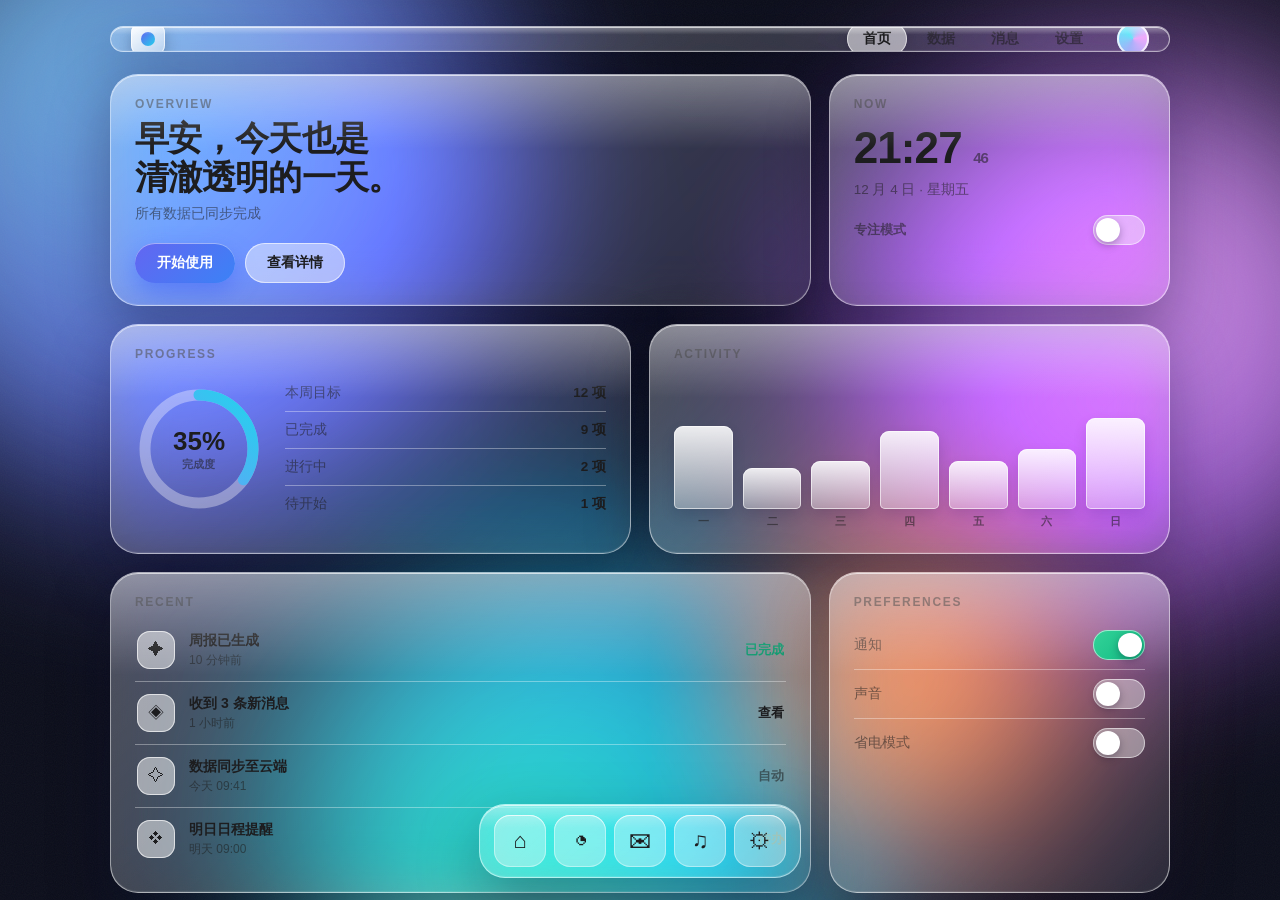
<file: team-project/docs/design/glass.html>
<!DOCTYPE html>
<html lang="zh-CN">
<head>
<meta charset="UTF-8" />
<meta name="viewport" content="width=device-width, initial-scale=1.0" />
<title>Glass</title>
<style>
:root{
  --glass-bg: linear-gradient(135deg, rgba(255,255,255,.28), rgba(255,255,255,.10));
  --glass-brd: rgba(255,255,255,.55);
  --text: #1d1d1f;
  --text-soft: rgba(29,29,29,.55);
  --radius-lg: 28px;
  --radius-md: 20px;
}
*{margin:0;padding:0;box-sizing:border-box;-webkit-tap-highlight-color:transparent}
html,body{height:100%}
body{
  font-family:-apple-system,BlinkMacSystemFont,"SF Pro Display","PingFang SC","Segoe UI",sans-serif;
  color:var(--text);
  overflow:hidden;
  background:#0b0d1a;
}

/* ---------- 流光背景 ---------- */
.bg{position:fixed;inset:0;overflow:hidden}
.orb{position:absolute;border-radius:50%;filter:blur(90px);opacity:.85;
  transition:transform .6s cubic-bezier(.2,.8,.2,1);will-change:transform}
.orb.o1{width:52vw;height:52vw;left:-12vw;top:-18vh;background:radial-gradient(circle at 30% 30%,#7dd3fc,#6366f1 70%)}
.orb.o2{width:44vw;height:44vw;right:-10vw;top:6vh;background:radial-gradient(circle at 60% 40%,#f0abfc,#a855f7 70%)}
.orb.o3{width:46vw;height:46vw;left:22vw;bottom:-26vh;background:radial-gradient(circle at 40% 60%,#6ee7b7,#0ea5e9 75%)}
.orb.o4{width:26vw;height:26vw;right:16vw;bottom:6vh;background:radial-gradient(circle at 50% 50%,#fcd34d,#fb7185 72%)}
.bg::after{content:"";position:absolute;inset:0;
  background:url("data:image/svg+xml,%3Csvg xmlns='http://www.w3.org/2000/svg' width='120' height='120'%3E%3Cfilter id='n'%3E%3CfeTurbulence type='fractalNoise' baseFrequency='.9' numOctaves='2'/%3E%3C/filter%3E%3Crect width='100%25' height='100%25' filter='url(%23n)' opacity='.05'/%3E%3C/svg%3E");
  mix-blend-mode:overlay}

/* ---------- 液态玻璃基座 ---------- */
.glass{
  position:relative;
  background:var(--glass-bg);
  backdrop-filter:blur(28px) saturate(180%);
  -webkit-backdrop-filter:blur(28px) saturate(180%);
  border:1px solid var(--glass-brd);
  border-radius:var(--radius-lg);
  box-shadow:
    inset 0 1px 0 rgba(255,255,255,.65),
    inset 0 -1px 1px rgba(255,255,255,.12),
    0 24px 60px rgba(10,10,40,.35);
  overflow:hidden;
}
/* 顶部镜面高光 */
.glass::before{
  content:"";position:absolute;inset:0;border-radius:inherit;pointer-events:none;
  background:linear-gradient(180deg,rgba(255,255,255,.35),rgba(255,255,255,0) 32%);
}
/* 跟随鼠标的流光 */
.glass::after{
  content:"";position:absolute;inset:0;border-radius:inherit;pointer-events:none;
  background:radial-gradient(320px circle at var(--mx,50%) var(--my,50%),
    rgba(255,255,255,.28),transparent 65%);
  opacity:0;transition:opacity .35s;
}
.glass:hover::after{opacity:1}

/* ---------- 布局 ---------- */
.stage{position:relative;z-index:2;height:100%;display:flex;flex-direction:column;
  align-items:center;padding:26px 22px 120px;overflow-y:auto}
.stage::-webkit-scrollbar{width:0}

/* 顶栏 */
.topbar{width:min(1060px,100%);display:flex;align-items:center;gap:18px;
  padding:12px 20px;border-radius:22px}
.logo{width:34px;height:34px;border-radius:11px;flex:none;
  background:linear-gradient(135deg,#fff,rgba(255,255,255,.4));
  box-shadow:inset 0 0 0 1px rgba(255,255,255,.7),0 6px 16px rgba(0,0,20,.25);
  display:grid;place-items:center}
.logo i{width:14px;height:14px;border-radius:50%;
  background:linear-gradient(135deg,#6366f1,#22d3ee)}
.tabs{display:flex;gap:4px;margin-left:auto}
.tabs button{border:0;background:transparent;color:var(--text-soft);font-size:13.5px;
  font-weight:600;padding:8px 16px;border-radius:999px;cursor:pointer;transition:.25s}
.tabs button:hover{color:var(--text)}
.tabs button.active{background:rgba(255,255,255,.55);color:var(--text);
  box-shadow:inset 0 0 0 1px rgba(255,255,255,.6),0 4px 12px rgba(0,0,30,.12)}
.avatar{width:32px;height:32px;border-radius:50%;flex:none;
  background:conic-gradient(from 200deg,#a5b4fc,#67e8f9,#f0abfc,#a5b4fc);
  box-shadow:inset 0 0 0 2px rgba(255,255,255,.8)}

/* 主区 */
.grid{width:min(1060px,100%);margin-top:22px;display:grid;gap:18px;
  grid-template-columns:repeat(6,1fr)}
.c3{grid-column:span 3}.c2{grid-column:span 2}.c4{grid-column:span 4}.c6{grid-column:span 6}
.card{padding:22px 24px;transition:transform .35s cubic-bezier(.2,.8,.2,1)}
.card:hover{transform:translateY(-4px)}

.kicker{font-size:12px;font-weight:700;letter-spacing:.14em;text-transform:uppercase;
  color:var(--text-soft)}
.title-xl{font-size:34px;font-weight:800;letter-spacing:-.02em;margin-top:8px;line-height:1.15}
.sub{font-size:13.5px;color:var(--text-soft);margin-top:8px}

/* 圆环 */
.ring-wrap{display:flex;align-items:center;gap:22px;margin-top:14px}
.ring{position:relative;width:128px;height:128px;flex:none}
.ring svg{transform:rotate(-90deg)}
.ring .val{position:absolute;inset:0;display:grid;place-items:center;
  font-size:26px;font-weight:800}
.ring .val small{display:block;font-size:11px;font-weight:600;color:var(--text-soft);text-align:center}
.kv{display:flex;justify-content:space-between;align-items:center;
  padding:9px 0;border-bottom:1px solid rgba(255,255,255,.35);font-size:13.5px}
.kv:last-child{border-bottom:0}
.kv .k{color:var(--text-soft)}
.kv .v{font-weight:700}

/* 柱状图 */
.bars{display:flex;align-items:flex-end;gap:10px;height:130px;margin-top:18px}
.bars .b{flex:1;border-radius:9px 9px 5px 5px;position:relative;
  background:linear-gradient(180deg,rgba(255,255,255,.9),rgba(255,255,255,.35));
  box-shadow:inset 0 0 0 1px rgba(255,255,255,.6),0 6px 14px rgba(0,0,40,.12);
  transition:height 1s cubic-bezier(.2,.8,.2,1),filter .3s}
.bars .b:hover{filter:brightness(1.12)}
.bars .b span{position:absolute;left:50%;bottom:-20px;transform:translateX(-50%);
  font-size:10.5px;color:var(--text-soft);font-weight:600}

/* 列表 */
.row{display:flex;align-items:center;gap:14px;padding:12px 2px;
  border-bottom:1px solid rgba(255,255,255,.35)}
.row:last-child{border-bottom:0}
.row .ic{width:38px;height:38px;border-radius:13px;flex:none;display:grid;place-items:center;
  background:rgba(255,255,255,.5);box-shadow:inset 0 0 0 1px rgba(255,255,255,.65);
  font-size:16px}
.row .t{font-size:14px;font-weight:650}
.row .d{font-size:12px;color:var(--text-soft);margin-top:2px}
.row .r{margin-left:auto;font-size:13px;font-weight:700}

/* 胶囊按钮 */
.btn{border:0;cursor:pointer;font-weight:700;font-size:13.5px;border-radius:999px;
  padding:11px 22px;transition:transform .2s,box-shadow .2s,filter .2s}
.btn:active{transform:scale(.96)}
.btn-primary{color:#fff;
  background:linear-gradient(135deg,#6366f1,#3b82f6);
  box-shadow:inset 0 1px 0 rgba(255,255,255,.45),0 10px 24px rgba(59,90,246,.45)}
.btn-primary:hover{filter:brightness(1.08)}
.btn-ghost{color:var(--text);background:rgba(255,255,255,.45);
  box-shadow:inset 0 0 0 1px rgba(255,255,255,.6)}
.btn-ghost:hover{background:rgba(255,255,255,.62)}

/* 开关 */
.switch{position:relative;width:52px;height:30px;border-radius:999px;cursor:pointer;flex:none;
  background:rgba(255,255,255,.4);box-shadow:inset 0 0 0 1px rgba(255,255,255,.55);transition:.3s}
.switch i{position:absolute;top:3px;left:3px;width:24px;height:24px;border-radius:50%;
  background:#fff;box-shadow:0 3px 8px rgba(0,0,30,.3);transition:.3s cubic-bezier(.2,.8,.2,1)}
.switch.on{background:linear-gradient(135deg,#34d399,#10b981)}
.switch.on i{left:25px}

/* 时钟 */
.clock{font-size:44px;font-weight:800;letter-spacing:-.02em;font-variant-numeric:tabular-nums}
.clock small{font-size:15px;font-weight:600;color:var(--text-soft)}

/* Dock */
.dock{position:fixed;left:50%;bottom:22px;transform:translateX(-50%);z-index:10;
  display:flex;align-items:flex-end;gap:8px;padding:10px 14px;border-radius:26px}
.dock .di{width:52px;height:52px;border-radius:16px;display:grid;place-items:center;
  font-size:22px;cursor:pointer;background:rgba(255,255,255,.35);
  box-shadow:inset 0 1px 0 rgba(255,255,255,.6),inset 0 0 0 1px rgba(255,255,255,.4);
  transition:transform .18s cubic-bezier(.2,.8,.2,1),background .2s;transform-origin:bottom}
.dock .di:hover{background:rgba(255,255,255,.55)}

@media(max-width:820px){
  .c2,.c3,.c4{grid-column:span 6}
  .title-xl{font-size:27px}
}
</style>
</head>
<body>

<div class="bg">
  <div class="orb o1"></div>
  <div class="orb o2"></div>
  <div class="orb o3"></div>
  <div class="orb o4"></div>
</div>

<div class="stage">

  <!-- 顶栏 -->
  <header class="glass topbar">
    <div class="logo"><i></i></div>
    <nav class="tabs">
      <button class="active">首页</button>
      <button>数据</button>
      <button>消息</button>
      <button>设置</button>
    </nav>
    <div class="avatar"></div>
  </header>

  <div class="grid">

    <!-- 主卡 -->
    <section class="glass card c4">
      <div class="kicker">Overview</div>
      <h1 class="title-xl">早安，今天也是<br/>清澈透明的一天。</h1>
      <p class="sub">所有数据已同步完成</p>
      <div style="display:flex;gap:10px;margin-top:20px">
        <button class="btn btn-primary">开始使用</button>
        <button class="btn btn-ghost">查看详情</button>
      </div>
    </section>

    <!-- 时钟卡 -->
    <section class="glass card c2">
      <div class="kicker">Now</div>
      <div class="clock" id="clock" style="margin-top:12px">--:--</div>
      <div class="sub" id="date"></div>
      <div style="display:flex;align-items:center;justify-content:space-between;margin-top:16px">
        <span style="font-size:13px;color:var(--text-soft);font-weight:600">专注模式</span>
        <div class="switch" id="sw1"><i></i></div>
      </div>
    </section>

    <!-- 圆环进度 -->
    <section class="glass card c3">
      <div class="kicker">Progress</div>
      <div class="ring-wrap">
        <div class="ring">
          <svg width="128" height="128" viewBox="0 0 128 128">
            <circle cx="64" cy="64" r="54" fill="none" stroke="rgba(255,255,255,.35)" stroke-width="11"/>
            <circle id="ringArc" cx="64" cy="64" r="54" fill="none" stroke="url(#g1)" stroke-width="11"
              stroke-linecap="round" stroke-dasharray="339.3" stroke-dashoffset="339.3"/>
            <defs><linearGradient id="g1" x1="0" y1="0" x2="1" y2="1">
              <stop offset="0" stop-color="#818cf8"/><stop offset="1" stop-color="#22d3ee"/>
            </linearGradient></defs>
          </svg>
          <div class="val"><div><span id="ringVal">0</span>%<small>完成度</small></div></div>
        </div>
        <div style="flex:1">
          <div class="kv"><span class="k">本周目标</span><span class="v">12 项</span></div>
          <div class="kv"><span class="k">已完成</span><span class="v">9 项</span></div>
          <div class="kv"><span class="k">进行中</span><span class="v">2 项</span></div>
          <div class="kv"><span class="k">待开始</span><span class="v">1 项</span></div>
        </div>
      </div>
    </section>

    <!-- 柱状图 -->
    <section class="glass card c3">
      <div class="kicker">Activity</div>
      <div class="bars" id="bars"></div>
      <div style="height:22px"></div>
    </section>

    <!-- 列表 -->
    <section class="glass card c4">
      <div class="kicker">Recent</div>
      <div style="margin-top:10px">
        <div class="row"><div class="ic">✦</div>
          <div><div class="t">周报已生成</div><div class="d">10 分钟前</div></div>
          <div class="r" style="color:#059669">已完成</div></div>
        <div class="row"><div class="ic">◈</div>
          <div><div class="t">收到 3 条新消息</div><div class="d">1 小时前</div></div>
          <div class="r">查看</div></div>
        <div class="row"><div class="ic">✧</div>
          <div><div class="t">数据同步至云端</div><div class="d">今天 09:41</div></div>
          <div class="r" style="color:var(--text-soft)">自动</div></div>
        <div class="row"><div class="ic">❖</div>
          <div><div class="t">明日日程提醒</div><div class="d">明天 09:00</div></div>
          <div class="r" style="color:#d97706">待办</div></div>
      </div>
    </section>

    <!-- 偏好 -->
    <section class="glass card c2">
      <div class="kicker">Preferences</div>
      <div style="margin-top:12px">
        <div class="kv"><span class="k">通知</span><div class="switch on"><i></i></div></div>
        <div class="kv"><span class="k">声音</span><div class="switch"><i></i></div></div>
        <div class="kv"><span class="k">省电模式</span><div class="switch"><i></i></div></div>
      </div>
    </section>

  </div>
</div>

<!-- Dock -->
<nav class="glass dock" id="dock">
  <div class="di">⌂</div>
  <div class="di">◔</div>
  <div class="di">✉</div>
  <div class="di">♫</div>
  <div class="di">⚙</div>
</nav>

<script>
/* 时钟 */
function tick(){
  const d = new Date();
  const p = n => String(n).padStart(2,'0');
  document.getElementById('clock').innerHTML = p(d.getHours())+':'+p(d.getMinutes())+
    ' <small>'+p(d.getSeconds())+'</small>';
  document.getElementById('date').textContent =
    d.getMonth()+1+' 月 '+d.getDate()+' 日 · 星期'+'日一二三四五六'[d.getDay()];
}
tick(); setInterval(tick,1000);

/* 柱状图 */
const labels = ['一','二','三','四','五','六','日'];
const bars = document.getElementById('bars');
labels.forEach((w,i)=>{
  const b = document.createElement('div');
  b.className = 'b';
  b.innerHTML = '<span>'+w+'</span>';
  bars.appendChild(b);
  setTimeout(()=>{ b.style.height = (30+Math.round(Math.random()*70))+'%'; }, 120+i*90);
});

/* 圆环动画 */
const target = 75, arc = document.getElementById('ringArc'), valEl = document.getElementById('ringVal');
let cur = 0;
(function anim(){
  cur += (target-cur)*.06;
  arc.style.strokeDashoffset = 339.3*(1-cur/100);
  valEl.textContent = Math.round(cur);
  if(Math.abs(target-cur)>.2) requestAnimationFrame(anim);
})();

/* 开关 */
document.querySelectorAll('.switch').forEach(s =>
  s.addEventListener('click', ()=>s.classList.toggle('on')));

/* 玻璃流光跟随鼠标 */
document.querySelectorAll('.glass').forEach(g=>{
  g.addEventListener('pointermove', e=>{
    const r = g.getBoundingClientRect();
    g.style.setProperty('--mx', (e.clientX-r.left)+'px');
    g.style.setProperty('--my', (e.clientY-r.top)+'px');
  });
});

/* 背景视差 */
const orbs = document.querySelectorAll('.orb');
window.addEventListener('pointermove', e=>{
  const x = (e.clientX/innerWidth-.5), y = (e.clientY/innerHeight-.5);
  orbs.forEach((o,i)=>{
    const f = (i+1)*14;
    o.style.transform = 'translate('+(x*f)+'px,'+(y*f)+'px)';
  });
});

/* Dock 放大效果 */
const dock = document.getElementById('dock');
dock.addEventListener('pointermove', e=>{
  dock.querySelectorAll('.di').forEach(di=>{
    const r = di.getBoundingClientRect();
    const dist = Math.abs(e.clientX-(r.left+r.width/2));
    const s = Math.max(1, 1.5-dist/140);
    di.style.transform = 'scale('+s+') translateY('+(-(s-1)*16)+'px)';
  });
});
dock.addEventListener('pointerleave', ()=>
  dock.querySelectorAll('.di').forEach(di=>di.style.transform=''));

/* 顶栏标签 */
document.querySelectorAll('.tabs button').forEach(b=>
  b.addEventListener('click', ()=>{
    document.querySelectorAll('.tabs button').forEach(x=>x.classList.remove('active'));
    b.classList.add('active');
  }));
</script>
</body>
</html>
</file>
